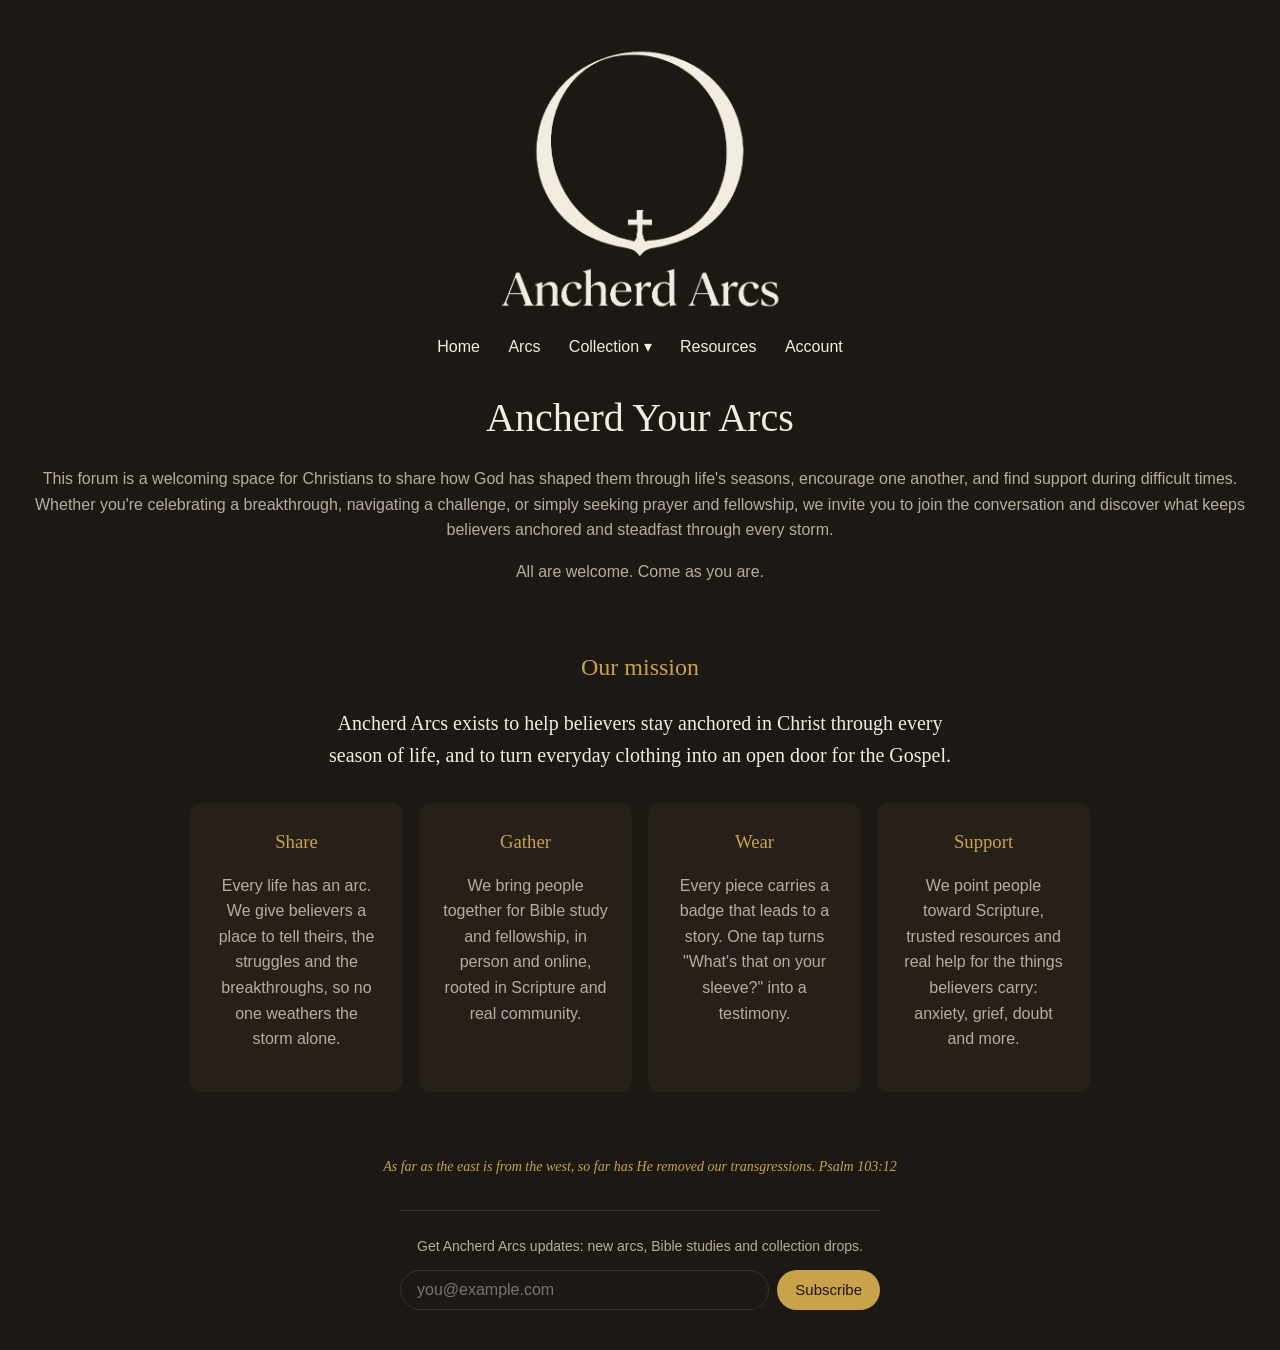
<file: index.html>
<!DOCTYPE html>
<html lang="en">
  <head>
    <meta charset="UTF-8">
    <meta name="viewport" content="width=device-width, initial-scale=1.0">
    <title>Ancherd Arcs</title>
    <link rel="stylesheet" href="css/styles.css">
  </head>
  <body>

    <header>
      <img src="images/logo.png" alt="Ancherd Arcs logo" width="300">
         <button class="menu-toggle" type="button" aria-expanded="false" aria-label="Open menu">☰</button><nav id="site-nav">
        <a href="index.html">Home</a>
        <a href="arcs.html">Arcs</a>
        <div class="dropdown">
          <a href="collection.html">Collection ▾</a>
          <div class="dropdown-menu">
            <a href="collection.html#aa">Ancherd Arcs</a>
            <a href="collection.html#shirts">Shirts</a>
            <a href="collection.html#pants">Pants</a>
            <a href="collection.html#accessories">Accessories</a>
            <a href="collection.html#parables">The Parables</a>
          </div>
        </div>
        <a href="resources.html">Resources</a> <a href="account.html">Account</a>
      </nav>
    </header>

    <main>
      <h1>Ancherd Your Arcs</h1>
      <p>This forum is a welcoming space for Christians to share how God has shaped them through life's seasons, encourage one another, and find support during difficult times. Whether you're celebrating a breakthrough, navigating a challenge, or simply seeking prayer and fellowship, we invite you to join the conversation and discover what keeps believers anchored and steadfast through every storm.</p>

      <p>All are welcome. Come as you are.</p>

      <section class="mission" id="mission">
        <h2>Our mission</h2>
        <p class="mission-lead">Ancherd Arcs exists to help believers stay anchored in Christ through every season of life, and to turn everyday clothing into an open door for the Gospel.</p>

        <div class="pillars">
          <div class="pillar">
            <h3>Share</h3>
            <p>Every life has an arc. We give believers a place to tell theirs, the struggles and the breakthroughs, so no one weathers the storm alone.</p>
          </div>
          <div class="pillar">
            <h3>Gather</h3>
            <p>We bring people together for Bible study and fellowship, in person and online, rooted in Scripture and real community.</p>
          </div>
          <div class="pillar">
            <h3>Wear</h3>
            <p>Every piece carries a badge that leads to a story. One tap turns "What's that on your sleeve?" into a testimony.</p>
          </div>
          <div class="pillar">
            <h3>Support</h3>
            <p>We point people toward Scripture, trusted resources and real help for the things believers carry: anxiety, grief, doubt and more.</p>
          </div>
        </div>
      </section>
    </main>

    <footer>
      <p>As far as the east is from the west, so far has He removed our transgressions. Psalm 103:12</p>
    <form class="newsletter" action="https://proton.us13.list-manage.com/subscribe/post?u=3d85790bc9000938d0c2ebaca&amp;id=6b0cf29226&amp;f_id=00740fe4f0" method="post" target="_blank"><label class="newsletter-label" for="newsletter-email">Get Ancherd Arcs updates: new arcs, Bible studies and collection drops.</label><div class="newsletter-row"><input class="newsletter-input" id="newsletter-email" type="email" name="EMAIL" placeholder="you@example.com" autocomplete="email" required><button class="newsletter-button" type="submit">Subscribe</button></div><div class="newsletter-trap" aria-hidden="true"><input type="text" name="b_3d85790bc9000938d0c2ebaca_6b0cf29226" tabindex="-1" value=""></div></form></footer>

    <script src="js/main.js"></script>
  </body>
</html>
</file>
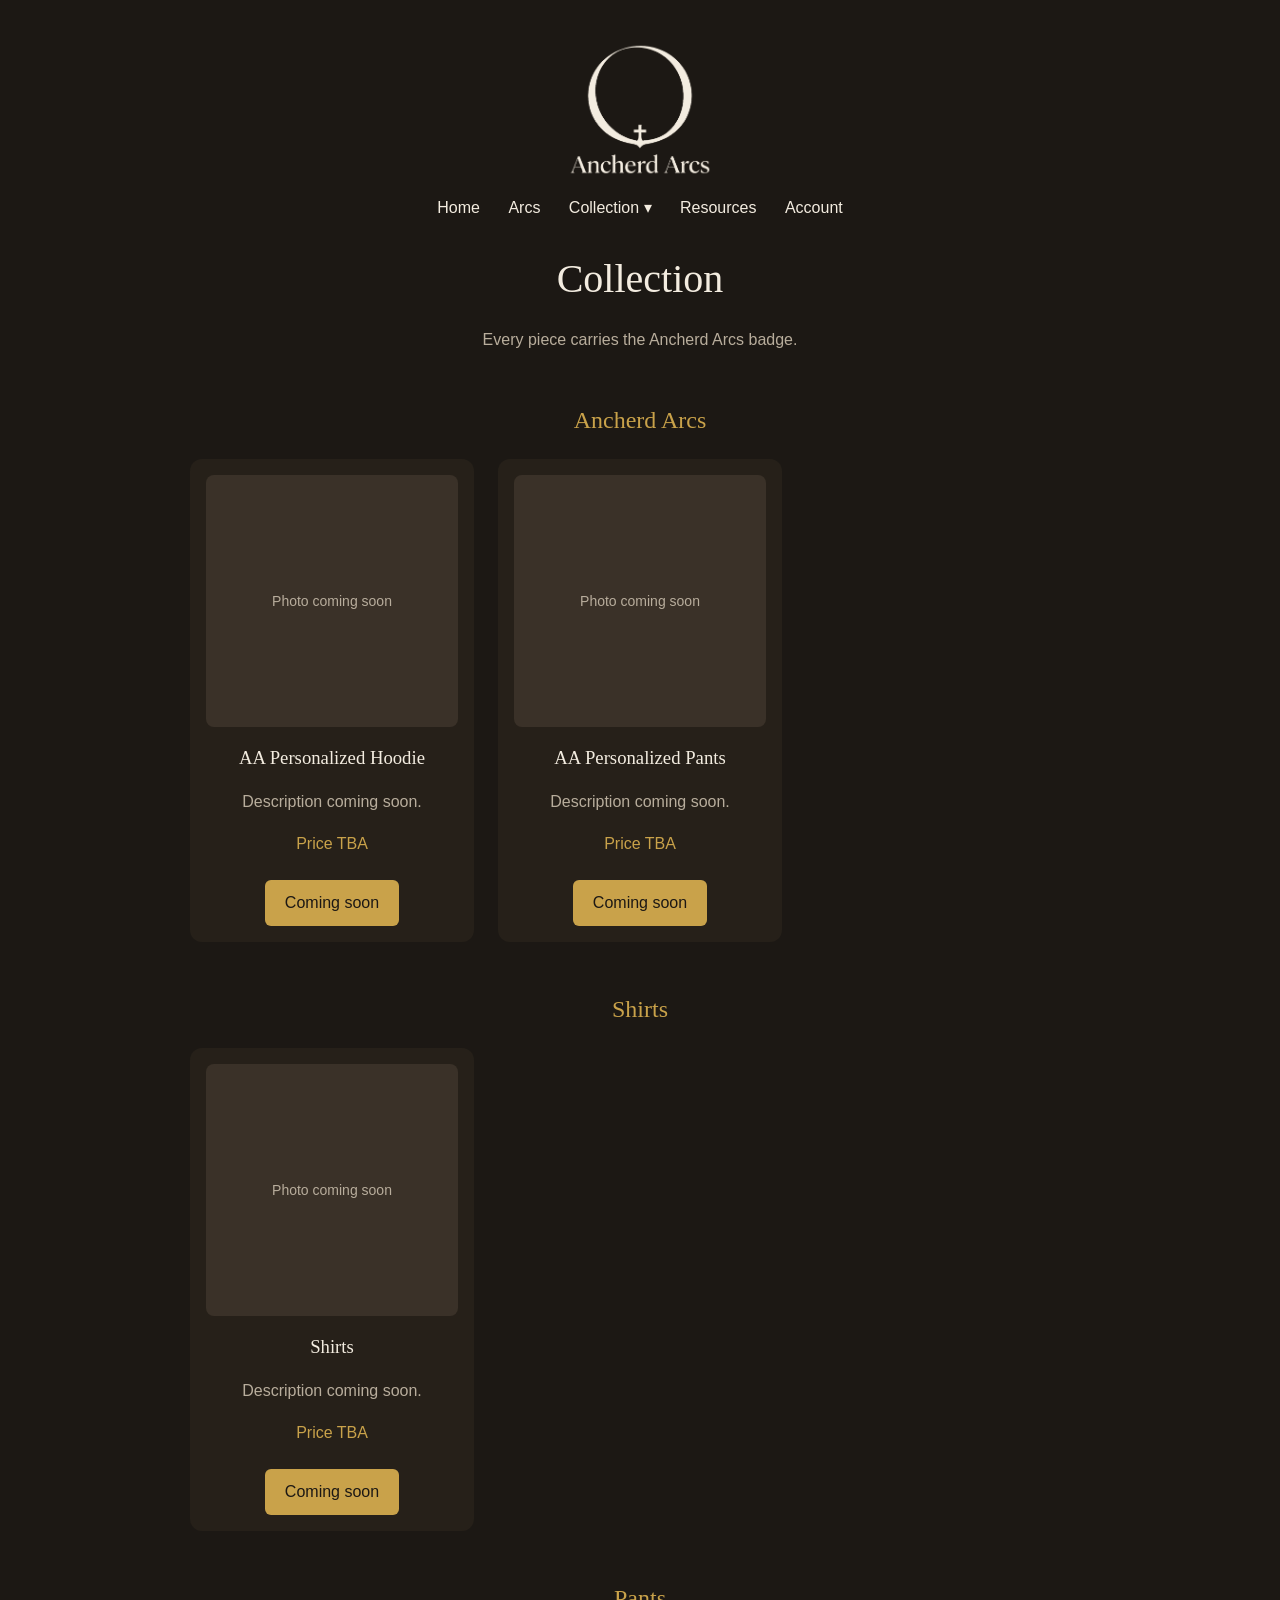
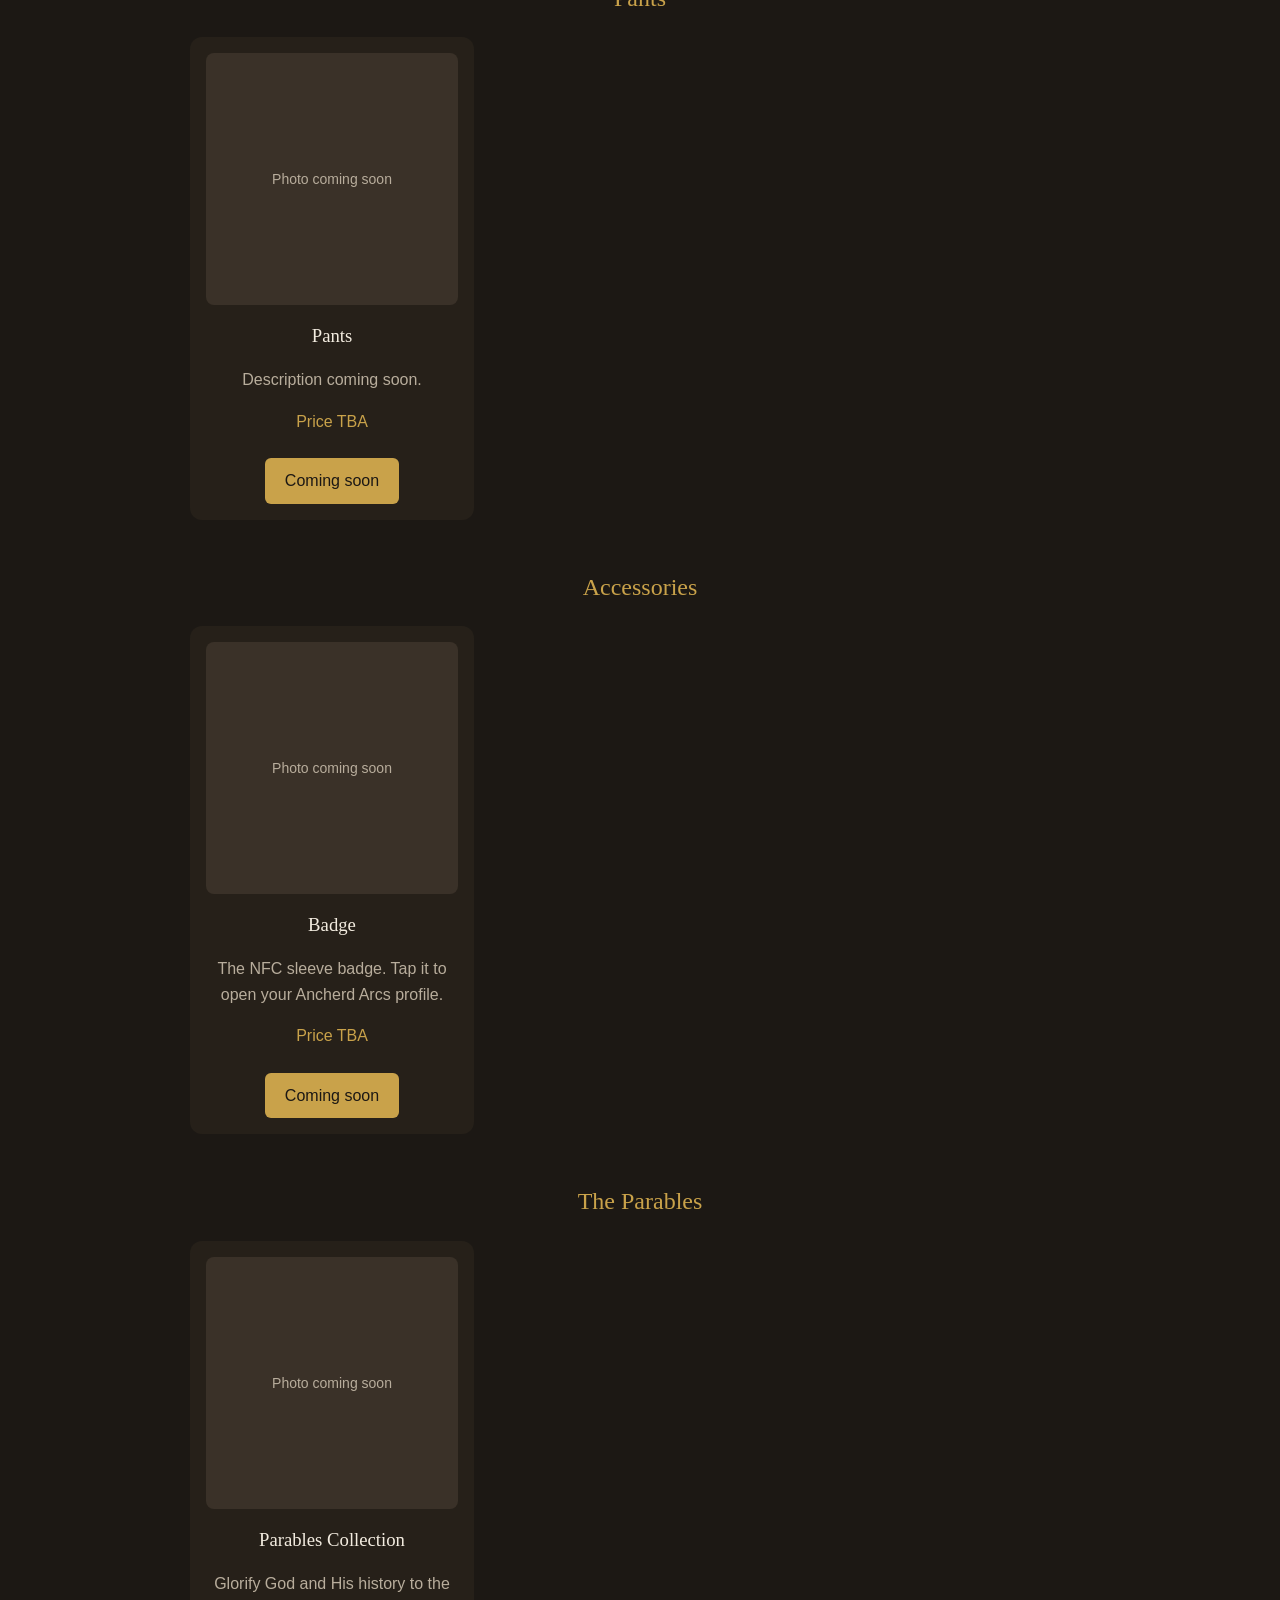
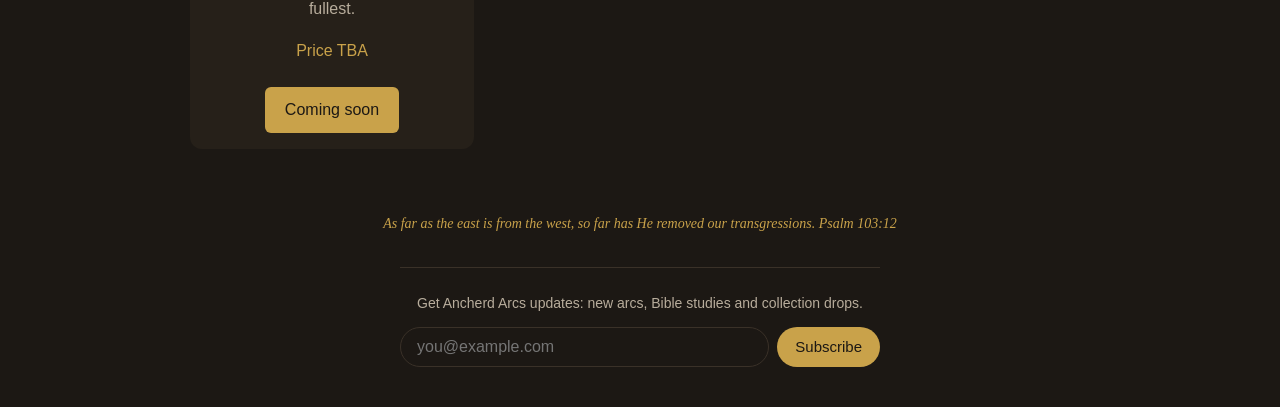
<file: collection.html>
<!DOCTYPE html>
<html lang="en">
  <head>
    <meta charset="UTF-8">
    <meta name="viewport" content="width=device-width, initial-scale=1.0">
    <title>Collection | Ancherd Arcs</title>
    <link rel="stylesheet" href="css/styles.css">
  </head>
  <body>

    <header>
      <img src="images/logo.png" alt="Ancherd Arcs logo" width="150">
         <button class="menu-toggle" type="button"   aria-expanded="false" aria-label="Open menu">☰</button><nav id="site-nav">
        <a href="index.html">Home</a>
        <a href="arcs.html">Arcs</a>
        <div class="dropdown">
          <a href="collection.html">Collection ▾</a>
          <div class="dropdown-menu">
            <a href="collection.html#aa">Ancherd Arcs</a>
            <a href="collection.html#shirts">Shirts</a>
            <a href="collection.html#pants">Pants</a>
            <a href="collection.html#accessories">Accessories</a>
            <a href="collection.html#parables">The Parables</a>
          </div>
        </div>
        <a href="resources.html">Resources</a> <a href="account.html">Account</a>
      </nav>
    </header>

    <main>
      <h1>Collection</h1>
      <p>Every piece carries the Ancherd Arcs badge.</p>

      <section class="category" id="aa">
        <h2>Ancherd Arcs</h2>
        <div class="product-grid">

          <article class="product">
            <div class="product-image">Photo coming soon</div>
            <h3>AA Personalized Hoodie</h3>
            <p>Description coming soon.</p>
            <p class="price">Price TBA</p>
            <a class="button" href="#">Coming soon</a>
          </article>

          <article class="product">
            <div class="product-image">Photo coming soon</div>
            <h3>AA Personalized Pants</h3>
            <p>Description coming soon.</p>
            <p class="price">Price TBA</p>
            <a class="button" href="#">Coming soon</a>
          </article>

        </div>
      </section>

      <section class="category" id="shirts">
        <h2>Shirts</h2>
        <div class="product-grid">

          <article class="product">
            <div class="product-image">Photo coming soon</div>
            <h3>Shirts</h3>
            <p>Description coming soon.</p>
            <p class="price">Price TBA</p>
            <a class="button" href="#">Coming soon</a>
          </article>

        </div>
      </section>

      <section class="category" id="pants">
        <h2>Pants</h2>
        <div class="product-grid">

          <article class="product">
            <div class="product-image">Photo coming soon</div>
            <h3>Pants</h3>
            <p>Description coming soon.</p>
            <p class="price">Price TBA</p>
            <a class="button" href="#">Coming soon</a>
          </article>

        </div>
      </section>

      <section class="category" id="accessories">
        <h2>Accessories</h2>
        <div class="product-grid">

          <article class="product">
            <div class="product-image">Photo coming soon</div>
            <h3>Badge</h3>
            <p>The NFC sleeve badge. Tap it to open your Ancherd Arcs profile.</p>
            <p class="price">Price TBA</p>
            <a class="button" href="#">Coming soon</a>
          </article>

        </div>
      </section>

      <section class="category" id="parables">
        <h2>The Parables</h2>
        <div class="product-grid">

          <article class="product">
            <div class="product-image">Photo coming soon</div>
            <h3>Parables Collection</h3>
            <p>Glorify God and His history to the fullest.</p>
            <p class="price">Price TBA</p>
            <a class="button" href="#">Coming soon</a>
          </article>

        </div>
      </section>
    </main>

    <footer>
      <p>As far as the east is from the west, so far has He removed our transgressions. Psalm 103:12</p>
    <form class="newsletter" action="https://proton.us13.list-manage.com/subscribe/post?u=3d85790bc9000938d0c2ebaca&amp;id=6b0cf29226&amp;f_id=00740fe4f0" method="post" target="_blank"><label class="newsletter-label" for="newsletter-email">Get Ancherd Arcs updates: new arcs, Bible studies and collection drops.</label><div class="newsletter-row"><input class="newsletter-input" id="newsletter-email" type="email" name="EMAIL" placeholder="you@example.com" autocomplete="email" required><button class="newsletter-button" type="submit">Subscribe</button></div><div class="newsletter-trap" aria-hidden="true"><input type="text" name="b_3d85790bc9000938d0c2ebaca_6b0cf29226" tabindex="-1" value=""></div></form></footer>

  <script src="js/main.js"></script>
  </body>
</html>
</file>
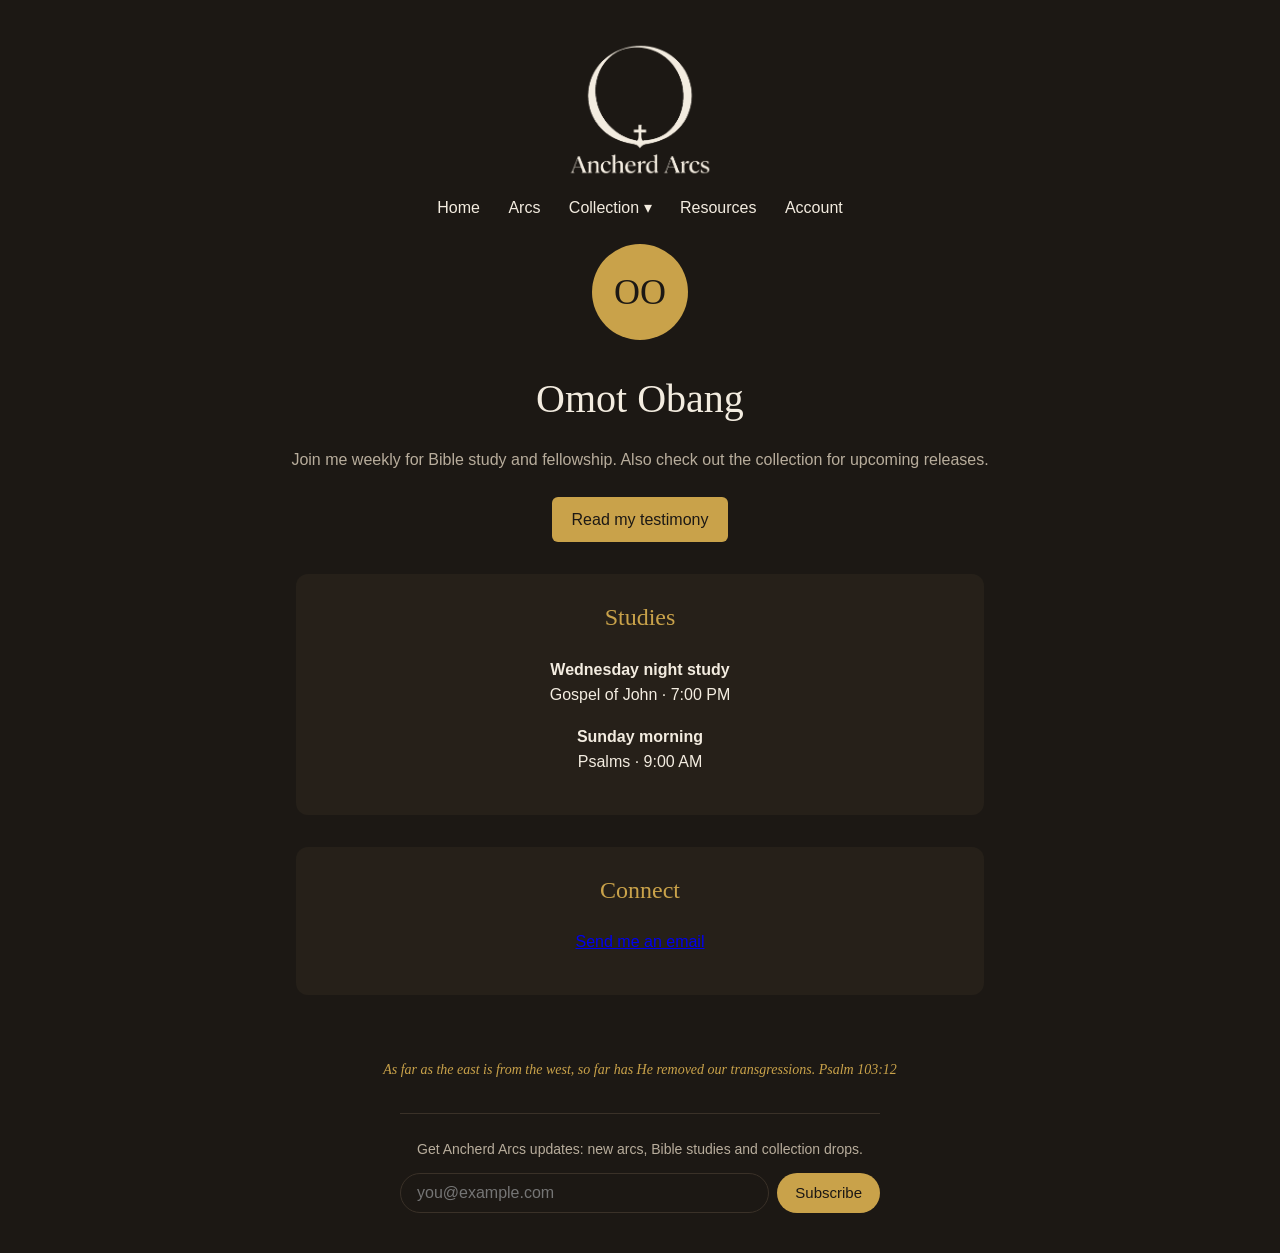
<file: profile-omot.html>
<!DOCTYPE html>
<html lang="en">
  <head>
    <meta charset="UTF-8">
    <meta name="viewport" content="width=device-width, initial-scale=1.0">
    <title>Omot Obang | Ancherd Arcs</title>
    <link rel="stylesheet" href="css/styles.css">
  </head>
  <body>

    <header>
      <img src="images/logo.png" alt="Ancherd Arcs logo" width="150">
         <button class="menu-toggle" type="button"   aria-expanded="false" aria-label="Open menu">☰</button><nav id="site-nav">
        <a href="index.html">Home</a>
        <a href="arcs.html">Arcs</a>
        <div class="dropdown">
          <a href="collection.html">Collection ▾</a>
          <div class="dropdown-menu">
            <a href="collection.html#aa">Ancherd Arcs</a>
            <a href="collection.html#shirts">Shirts</a>
            <a href="collection.html#pants">Pants</a>
            <a href="collection.html#accessories">Accessories</a>
            <a href="collection.html#parables">The Parables</a>
          </div>
        </div>
        <a href="resources.html">Resources</a> <a href="account.html">Account</a>
      </nav>
    </header>

    <main>

      <div class="avatar">OO</div>
      <h1>Omot Obang</h1>
      <p>Join me weekly for Bible study and fellowship. Also check out the collection for upcoming releases.</p>
      <a class="button" href="arcs.html#omot">Read my testimony</a>

      <section class="profile-section">
        <h2>Studies</h2>
        <ul class="studies">
          <li><strong>Wednesday night study</strong><br>Gospel of John · 7:00 PM</li>
          <li><strong>Sunday morning</strong><br>Psalms · 9:00 AM</li>
        </ul>
      </section>

      <section class="profile-section">
        <h2>Connect</h2>
        <p><a href="mailto:oobang@proton.me">Send me an email</a></p>
      </section>

    </main>

    <footer>
      <p>As far as the east is from the west, so far has He removed our transgressions. Psalm 103:12</p>
    <form class="newsletter" action="https://proton.us13.list-manage.com/subscribe/post?u=3d85790bc9000938d0c2ebaca&amp;id=6b0cf29226&amp;f_id=00740fe4f0" method="post" target="_blank"><label class="newsletter-label" for="newsletter-email">Get Ancherd Arcs updates: new arcs, Bible studies and collection drops.</label><div class="newsletter-row"><input class="newsletter-input" id="newsletter-email" type="email" name="EMAIL" placeholder="you@example.com" autocomplete="email" required><button class="newsletter-button" type="submit">Subscribe</button></div><div class="newsletter-trap" aria-hidden="true"><input type="text" name="b_3d85790bc9000938d0c2ebaca_6b0cf29226" tabindex="-1" value=""></div></form></footer>

  <script src="js/main.js"></script>
  </body>
</html>
</file>
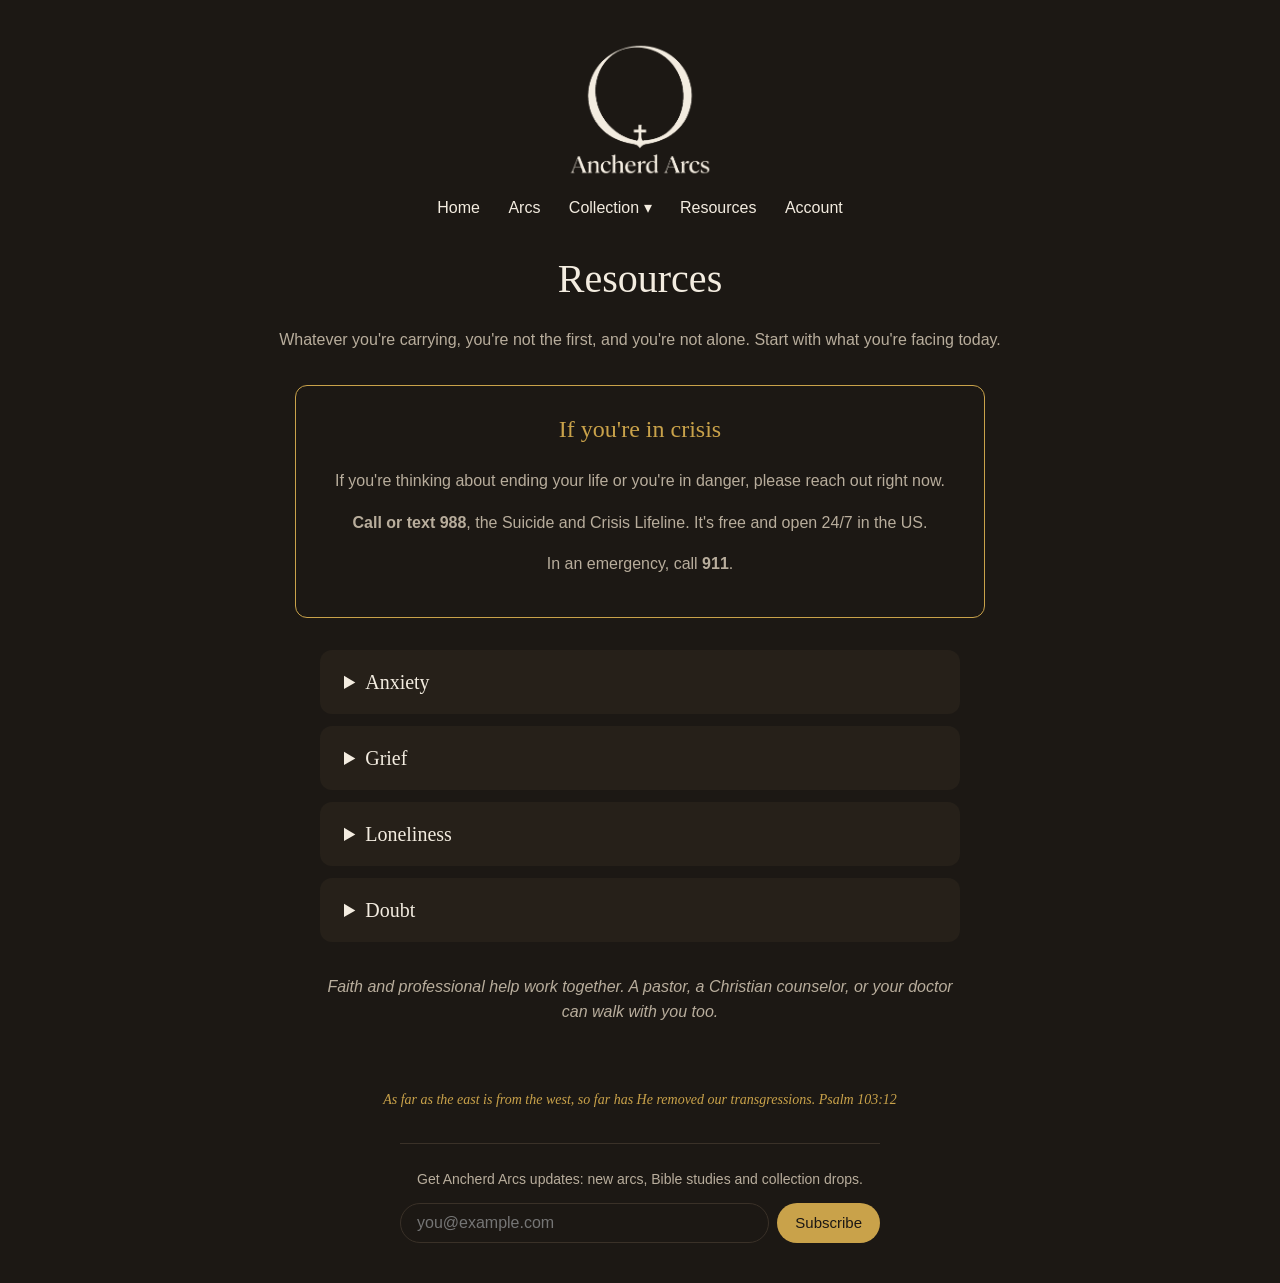
<file: resources.html>
<!DOCTYPE html>
<html lang="en">
  <head>
    <meta charset="UTF-8">
    <meta name="viewport" content="width=device-width, initial-scale=1.0">
    <title>Resources | Ancherd Arcs</title>
    <link rel="stylesheet" href="css/styles.css">
  </head>
  <body>

    <header>
      <img src="images/logo.png" alt="Ancherd Arcs logo" width="150">
         <button class="menu-toggle" type="button"   aria-expanded="false" aria-label="Open menu">☰</button><nav id="site-nav">
        <a href="index.html">Home</a>
        <a href="arcs.html">Arcs</a>
        <div class="dropdown">
          <a href="collection.html">Collection ▾</a>
          <div class="dropdown-menu">
            <a href="collection.html#aa">Ancherd Arcs</a>
            <a href="collection.html#shirts">Shirts</a>
            <a href="collection.html#pants">Pants</a>
            <a href="collection.html#accessories">Accessories</a>
            <a href="collection.html#parables">The Parables</a>
          </div>
        </div>
        <a href="resources.html">Resources</a> <a href="account.html">Account</a>
      </nav>
    </header>

    <main>
      <h1>Resources</h1>
      <p>Whatever you're carrying, you're not the first, and you're not alone. Start with what you're facing today.</p>

      <aside class="crisis">
        <h2>If you're in crisis</h2>
        <p>If you're thinking about ending your life or you're in danger, please reach out right now.</p>
        <p><strong>Call or text 988</strong>, the Suicide and Crisis Lifeline. It's free and open 24/7 in the US.</p>
        <p>In an emergency, call <strong>911</strong>.</p>
      </aside>

      <section class="resources">

        <details class="topic">
          <summary>Anxiety</summary>
          <h3>Scripture</h3>
          <ul>
            <li>Philippians 4:6–7</li>
            <li>Matthew 6:25–34</li>
            <li>1 Peter 5:7</li>
          </ul>
          <h3>Go deeper</h3>
          <ul>
            <li>Add a book, sermon, or ministry here</li>
          </ul>
        </details>

        <details class="topic">
          <summary>Grief</summary>
          <h3>Scripture</h3>
          <ul>
            <li>Psalm 34:18</li>
            <li>Matthew 5:4</li>
            <li>Revelation 21:4</li>
          </ul>
          <h3>Go deeper</h3>
          <ul>
            <li>Add a book, sermon, or ministry here</li>
          </ul>
        </details>

        <details class="topic">
          <summary>Loneliness</summary>
          <h3>Scripture</h3>
          <ul>
            <li>Deuteronomy 31:6</li>
            <li>Psalm 68:6</li>
            <li>Hebrews 13:5</li>
          </ul>
          <h3>Go deeper</h3>
          <ul>
            <li>Add a book, sermon, or ministry here</li>
          </ul>
        </details>

        <details class="topic">
          <summary>Doubt</summary>
          <h3>Scripture</h3>
          <ul>
            <li>Mark 9:24</li>
            <li>John 20:24–29</li>
            <li>Jude 1:22</li>
          </ul>
          <h3>Go deeper</h3>
          <ul>
            <li>Add a book, sermon, or ministry here</li>
          </ul>
        </details>

        <p class="note">Faith and professional help work together. A pastor, a Christian counselor, or your doctor can walk with you too.</p>

      </section>
    </main>

    <footer>
      <p>As far as the east is from the west, so far has He removed our transgressions. Psalm 103:12</p>
    <form class="newsletter" action="https://proton.us13.list-manage.com/subscribe/post?u=3d85790bc9000938d0c2ebaca&amp;id=6b0cf29226&amp;f_id=00740fe4f0" method="post" target="_blank"><label class="newsletter-label" for="newsletter-email">Get Ancherd Arcs updates: new arcs, Bible studies and collection drops.</label><div class="newsletter-row"><input class="newsletter-input" id="newsletter-email" type="email" name="EMAIL" placeholder="you@example.com" autocomplete="email" required><button class="newsletter-button" type="submit">Subscribe</button></div><div class="newsletter-trap" aria-hidden="true"><input type="text" name="b_3d85790bc9000938d0c2ebaca_6b0cf29226" tabindex="-1" value=""></div></form></footer>

  <script src="js/main.js"></script>
  </body>
</html>
</file>
<file: css/styles.css>
/* Ancherd Arcs styles: warm and homey */

body {
  background-color: #1c1814;
  color: #f3ece0;
  font-family: Arial, Helvetica, sans-serif;
  text-align: center;
  line-height: 1.6;
  margin: 0;
  padding: 40px 20px;
}

h1 {
  font-family: Georgia, "Times New Roman", serif;
  font-weight: normal;
  font-size: 40px;
  margin-bottom: 8px;
}
h2 {
  font-family: Georgia, "Times New Roman", serif;
  font-weight: normal;
  color: #c9a24a;
  margin-top: 48px;
}

p {
  color: #b8ad9c;
}

footer p {
  font-family: Georgia, "Times New Roman", serif;
  font-style: italic;
  font-size: 14px;
  color: #c9a24a;
  margin-top: 64px;
}
/* Navigation */
nav {
  margin-top: 16px;
}

nav a {
  color: #f3ece0;
  text-decoration: none;
  margin: 0 12px;
}

nav a:hover {
  color: #c9a24a;
}

/* Testimony cards */
.testimony {
  background-color: #262019;
  max-width: 640px;
  margin: 32px auto;
  padding: 24px;
  border-radius: 12px;
}

.testimony h2 {
  margin-top: 0;
}

.name {
  color: #c9a24a;
  font-style: italic;
}
/* Long testimony text reads better left-aligned */
.testimony p {
  text-align: left;
}
/* Profile page */
.avatar {
  width: 96px;
  height: 96px;
  border-radius: 50%;
  background-color: #c9a24a;
  color: #1c1814;
  font-family: Georgia, "Times New Roman", serif;
  font-size: 36px;
  line-height: 96px;
  margin: 24px auto 0;
}

.button {
  display: inline-block;
  background-color: #c9a24a;
  color: #1c1814;
  text-decoration: none;
  padding: 10px 20px;
  border-radius: 6px;
  margin-top: 8px;
}

.button:hover {
  background-color: #f3ece0;
}

.profile-section {
  background-color: #262019;
  max-width: 640px;
  margin: 32px auto;
  padding: 24px;
  border-radius: 12px;
}

.profile-section h2 {
  margin-top: 0;
}

.studies {
  list-style: none;
  padding: 0;
}

.studies li {
  margin-bottom: 16px;
}
/* Collection page */
.category {
  max-width: 900px;
  margin: 48px auto;
}

.product-grid {
  display: grid;
  grid-template-columns: repeat(auto-fill, minmax(220px, 1fr));
  gap: 24px;
}

.product {
  background-color: #262019;
  padding: 16px;
  border-radius: 12px;
}

.product-image {
  background-color: #3a3128;
  color: #b8ad9c;
  font-size: 14px;
  aspect-ratio: 1 / 1;
  border-radius: 8px;
  display: flex;
  align-items: center;
  justify-content: center;
}

.product h3 {
  font-family: Georgia, "Times New Roman", serif;
  font-weight: normal;
  margin: 16px 0 4px;
}

.price {
  color: #c9a24a;
}
/* Resources page */
.crisis {
  max-width: 640px;
  margin: 32px auto;
  padding: 24px;
  border: 1px solid #c9a24a;
  border-radius: 12px;
}

.crisis h2 {
  margin-top: 0;
}

.resources {
  max-width: 640px;
  margin: 32px auto;
  text-align: left;
}

.topic {
  background-color: #262019;
  border-radius: 12px;
  padding: 16px 24px;
  margin-bottom: 12px;
}

.topic summary {
  font-family: Georgia, "Times New Roman", serif;
  font-size: 20px;
  color: #f3ece0;
  cursor: pointer;
}

.topic h3 {
  font-weight: normal;
  font-size: 16px;
  color: #c9a24a;
  margin-bottom: 4px;
}

.note {
  font-style: italic;
  text-align: center;
  margin-top: 32px;
}
/* Dropdown menu */
.dropdown {
  display: inline-block;
  position: relative;
}

.dropdown-menu {
  display: none;
  position: absolute;
  top: 100%;
  left: 50%;
  transform: translateX(-50%);
  min-width: 180px;
  background-color: #262019;
  border-radius: 8px;
  padding: 12px 0;
  z-index: 10;
}

.dropdown:hover .dropdown-menu,
.dropdown:focus-within .dropdown-menu {
  display: block;
}

.dropdown-menu a {
  display: block;
  margin: 0;
  padding: 6px 16px;
}

/* Mission (home page) */
.mission {
  max-width: 900px;
  margin: 64px auto 0;
}

.mission-lead {
  font-family: Georgia, "Times New Roman", serif;
  font-size: 20px;
  color: #f3ece0;
  max-width: 640px;
  margin: 0 auto 32px;
}

.pillars {
  display: grid;
  grid-template-columns: repeat(auto-fit, minmax(200px, 1fr));
  gap: 16px;
}

.pillar {
  background-color: #262019;
  border-radius: 12px;
  padding: 24px;
}

.pillar h3 {
  font-family: Georgia, "Times New Roman", serif;
  font-weight: normal;
  color: #c9a24a;
  margin: 0 0 8px;
}

/* Arcs page */
.arc-label {
  font-size: 13px;
  letter-spacing: 1px;
  text-transform: uppercase;
  color: #c9a24a;
  margin: 0 0 4px;
}

.pinned {
  border: 1px solid #c9a24a;
}

.community {
  max-width: 640px;
  margin: 64px auto 0;
}

.community .testimony {
  margin: 16px 0;
}

.arc h3 {
  font-family: Georgia, "Times New Roman", serif;
  font-weight: normal;
  font-size: 22px;
  color: #f3ece0;
  text-align: left;
  margin: 0 0 8px;
}

.arc .arc-label {
  text-align: left;
}

.sample-note {
  font-style: italic;
  font-size: 14px;
}

.pray {
  background: none;
  border: 1px solid #c9a24a;
  border-radius: 999px;
  color: #f3ece0;
  font-size: 14px;
  padding: 6px 14px;
  cursor: pointer;
}

.pray:hover {
  background-color: #c9a24a;
  color: #1c1814;
}
/* A button someone has already prayed on */
.pray.prayed {
  background-color: #c9a24a;
  color: #1c1814;
}
/* Topic filters on the Arcs page */
.filters {
  margin-bottom: 16px;
}

.filter {
  background: none;
  border: 1px solid #3a3128;
  border-radius: 999px;
  color: #b8ad9c;
  font-size: 14px;
  padding: 6px 16px;
  margin: 4px;
  cursor: pointer;
}

.filter:hover {
  border-color: #c9a24a;
  color: #f3ece0;
}

.filter.is-active {
  background-color: #c9a24a;
  border-color: #c9a24a;
  color: #1c1814;
}

/* Anything JavaScript wants to hide */
.hidden {
  display: none;
}
/* Logo sits on its own line and never overflows a phone screen */
header img {
  display: block;
  margin: 0 auto;
  max-width: 100%;
  height: auto;
}

/* ---------- Phone menu: slide-out drawer ---------- */

/* The menu button is hidden on big screens */
.menu-toggle {
  display: none;
}

/* Everything below only applies on screens 700px wide or smaller */
@media (max-width: 700px) {

  /* Smaller logo on phones */
  header img {
    width: 180px;
  }

  /* The three-line button, pinned to the top-left corner */
  .menu-toggle {
    display: block;
    position: fixed;
    top: 12px;
    left: 12px;
    z-index: 30;
    width: 44px;
    height: 44px;
    padding: 0;
    background-color: #262019;
    border: none;
    border-radius: 8px;
    color: #f3ece0;
    font-size: 24px;
    line-height: 44px;
    cursor: pointer;
  }

  /* The drawer: parked off-screen to the left until opened */
  #site-nav {
    position: fixed;
    top: 0;
    left: 0;
    width: 75%;
    max-width: 300px;
    height: 100%;
    margin: 0;
    padding: 76px 24px 24px;
    background-color: #262019;
    text-align: left;
    overflow-y: auto;
    z-index: 20;
    transform: translateX(-100%);
    transition: transform 0.3s ease;
  }

  /* Opened: slide it into view */
  #site-nav.open {
    transform: translateX(0);
  }

  #site-nav a {
    display: block;
    margin: 0;
    padding: 12px 0;
    font-size: 18px;
    border-bottom: 1px solid #3a3128;
  }

  /* Collection categories: an indented list inside the drawer */
  .dropdown {
    display: block;
  }

  .dropdown-menu {
    display: block;
    position: static;
    transform: none;
    background: none;
    min-width: 0;
    padding: 0 0 0 16px;
  }

  #site-nav .dropdown-menu a {
    font-size: 15px;
    color: #b8ad9c;
    padding: 8px 0;
    border-bottom: none;
  }

  /* Dim the page behind the open drawer */
  body.menu-open::before {
    content: "";
    position: fixed;
    inset: 0;
    background-color: rgba(0, 0, 0, 0.5);
    z-index: 10;
  }
}
/* Share buttons on the Arcs page */
.share {
  background: none;
  border: 1px solid #3a3128;
  border-radius: 999px;
  color: #b8ad9c;
  font-size: 14px;
  padding: 6px 14px;
  margin-left: 8px;
  cursor: pointer;
}

.share:hover {
  border-color: #c9a24a;
  color: #f3ece0;
}
/* Comments on the Arcs page */
.comments {
  margin-top: 16px;
  padding-top: 12px;
  border-top: 1px solid #3a3128;
  text-align: left;
}

.comment-list {
  list-style: none;
  margin: 0 0 12px;
  padding: 0;
}

.comment-list li {
  background-color: #1c1814;
  border-radius: 8px;
  color: #f3ece0;
  font-size: 15px;
  padding: 8px 12px;
  margin-bottom: 8px;
}

.comment-form {
  display: flex;
  gap: 8px;
}

.comment-input {
  flex: 1;
  min-width: 0;
  background-color: #1c1814;
  border: 1px solid #3a3128;
  border-radius: 999px;
  color: #f3ece0;
  font-size: 16px;
  padding: 8px 14px;
}

.comment-input:focus {
  outline: none;
  border-color: #c9a24a;
}

.comment-form button {
  background-color: #c9a24a;
  border: none;
  border-radius: 999px;
  color: #1c1814;
  font-size: 14px;
  padding: 8px 16px;
  cursor: pointer;
}

.comment-error {
  color: #e8a598;
  font-size: 13px;
  margin: 6px 0 0;
}
/* The "thanks, it's being reviewed" message */
.comment-error.is-success {
  color: #c9a24a;
}
/* Account page */
.account-card {
  background-color: #262019;
  max-width: 480px;
  margin: 32px auto;
  padding: 24px;
  border-radius: 12px;
}

.account-card h2 {
  margin-top: 0;
}

.account-form {
  display: flex;
  flex-direction: column;
  gap: 12px;
  margin-top: 16px;
}

.account-input {
  background-color: #1c1814;
  border: 1px solid #3a3128;
  border-radius: 8px;
  color: #f3ece0;
  font-size: 16px;
  padding: 12px 14px;
}

.account-input:focus {
  outline: none;
  border-color: #c9a24a;
}

.account-form .button {
  border: none;
  font-size: 16px;
  cursor: pointer;
}

.account-message {
  color: #c9a24a;
  font-size: 14px;
}

.account-message.is-error {
  color: #e8a598;
}

.link-button {
  background: none;
  border: none;
  color: #b8ad9c;
  font-size: 14px;
  text-decoration: underline;
  cursor: pointer;
}
/* Names on comments, the anonymous option, and sign-in status */
.comment-author {
  display: block;
  color: #c9a24a;
  font-size: 13px;
  margin-bottom: 2px;
}

.comment-body {
  margin: 0;
  color: #f3ece0;
}

.anon-option {
  display: inline-block;
  margin-top: 8px;
  color: #b8ad9c;
  font-size: 13px;
  cursor: pointer;
}

.anon-option input {
  margin-right: 6px;
  accent-color: #c9a24a;
}

.account-status {
  font-size: 14px;
}

.account-status a {
  color: #c9a24a;
}
/* Newsletter signup in the footer */
.newsletter {
  max-width: 480px;
  margin: 32px auto 0;
  padding-top: 24px;
  border-top: 1px solid #3a3128;
}

.newsletter-label {
  display: block;
  color: #b8ad9c;
  font-size: 14px;
  margin-bottom: 12px;
}

.newsletter-row {
  display: flex;
  gap: 8px;
}

.newsletter-input {
  flex: 1;
  min-width: 0;
  background-color: #1c1814;
  border: 1px solid #3a3128;
  border-radius: 999px;
  color: #f3ece0;
  font-size: 16px;
  padding: 10px 16px;
}

.newsletter-input:focus {
  outline: none;
  border-color: #c9a24a;
}

.newsletter-button {
  background-color: #c9a24a;
  border: none;
  border-radius: 999px;
  color: #1c1814;
  font-size: 15px;
  padding: 10px 18px;
  cursor: pointer;
}

/* Hidden spam trap: people never see it, bots fill it in */
.newsletter-trap {
  position: absolute;
  left: -5000px;
}
</file>
